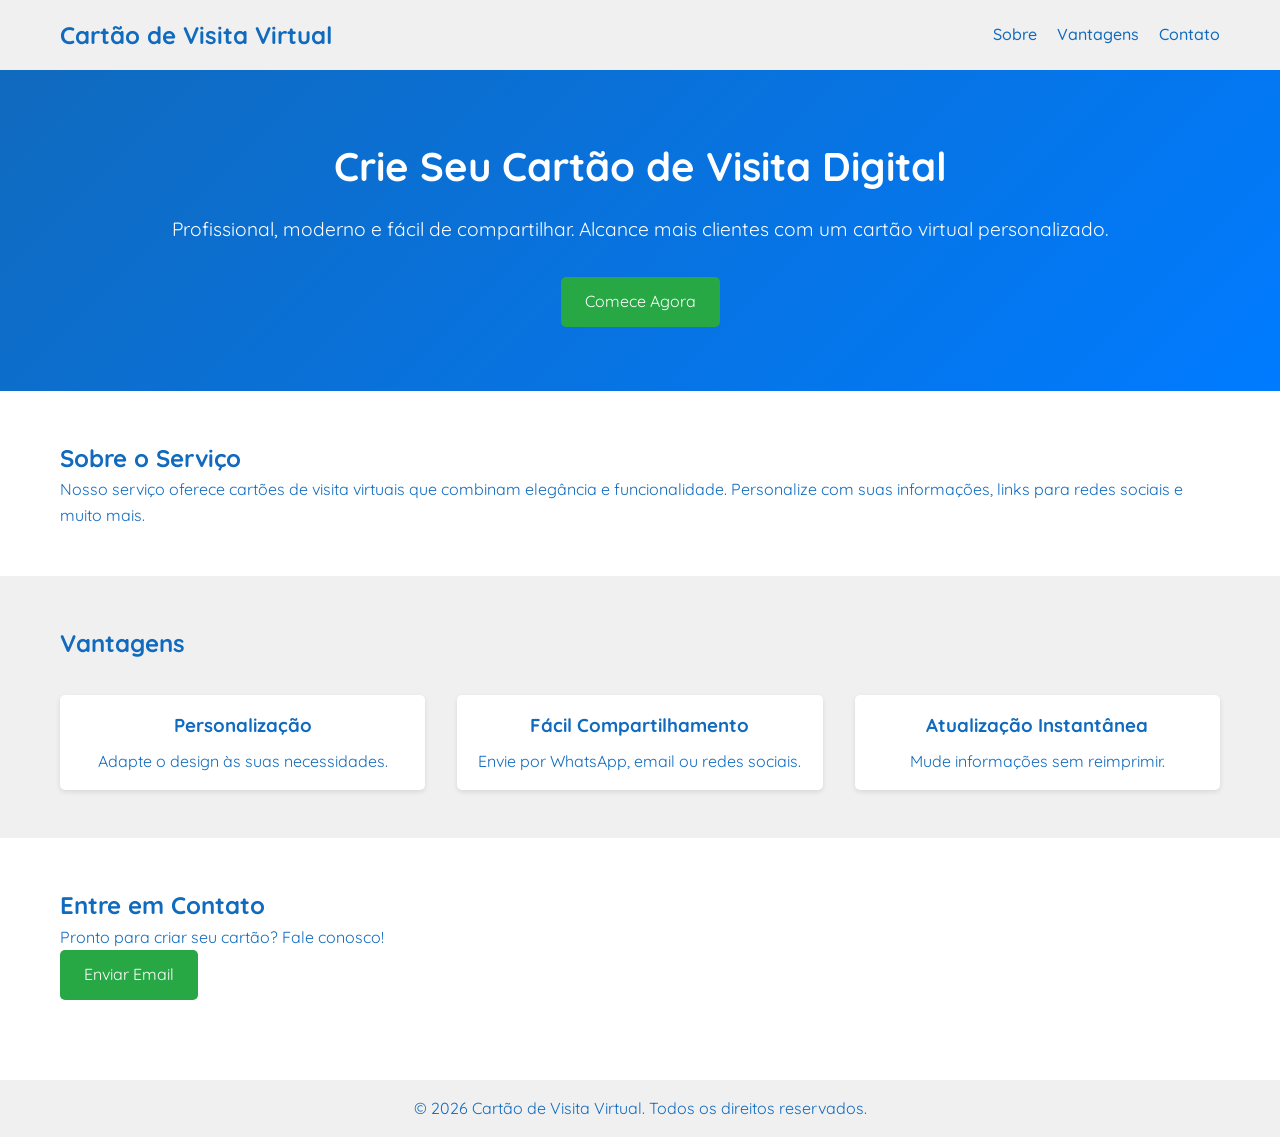
<file: index.html>
<!DOCTYPE html>
<html lang="pt-BR">
<head>
    <meta charset="UTF-8">
    <meta name="viewport" content="width=device-width, initial-scale=1.0">
    <title>Cartão de Visita Virtual - Serviço Profissional</title>
    <link rel="stylesheet" href="style.css">
    <link rel="shortcut icon" href="./id-card.png" type="image/x-icon">
</head>
<body>
    <header>
        <div class="container">
            <h1>Cartão de Visita Virtual</h1>
            <nav>
                <a href="#sobre">Sobre</a>
                <a href="#vantagens">Vantagens</a>
                <a href="#contato">Contato</a>
            </nav>
        </div>
    </header>

    <section id="hero" class="hero">
        <div class="container">
            <h2>Crie Seu Cartão de Visita Digital</h2>
            <p>Profissional, moderno e fácil de compartilhar. Alcance mais clientes com um cartão virtual personalizado.</p>
            <a href="#contato" class="btn">Comece Agora</a>
        </div>
    </section>

    <section id="sobre" class="sobre">
        <div class="container">
            <h2>Sobre o Serviço</h2>
            <p>Nosso serviço oferece cartões de visita virtuais que combinam elegância e funcionalidade. Personalize com suas informações, links para redes sociais e muito mais.</p>
        </div>
    </section>

    <section id="vantagens" class="vantagens">
        <div class="container">
            <h2>Vantagens</h2>
            <div class="grid">
                <div class="item">
                    <h3>Personalização</h3>
                    <p>Adapte o design às suas necessidades.</p>
                </div>
                <div class="item">
                    <h3>Fácil Compartilhamento</h3>
                    <p>Envie por WhatsApp, email ou redes sociais.</p>
                </div>
                <div class="item">
                    <h3>Atualização Instantânea</h3>
                    <p>Mude informações sem reimprimir.</p>
                </div>
            </div>
        </div>
    </section>



    <section id="contato" class="contato">
        <div class="container">
            <h2>Entre em Contato</h2>
            <p>Pronto para criar seu cartão? Fale conosco!</p>
            <a href="mailto:contato@cartao-virtual.com" class="btn">Enviar Email</a>
        </div>
    </section>

    <footer>
        <div class="container">
            <p>&copy; 2026 Cartão de Visita Virtual. Todos os direitos reservados.</p>
        </div>
    </footer>
</body>
</html>
</file>
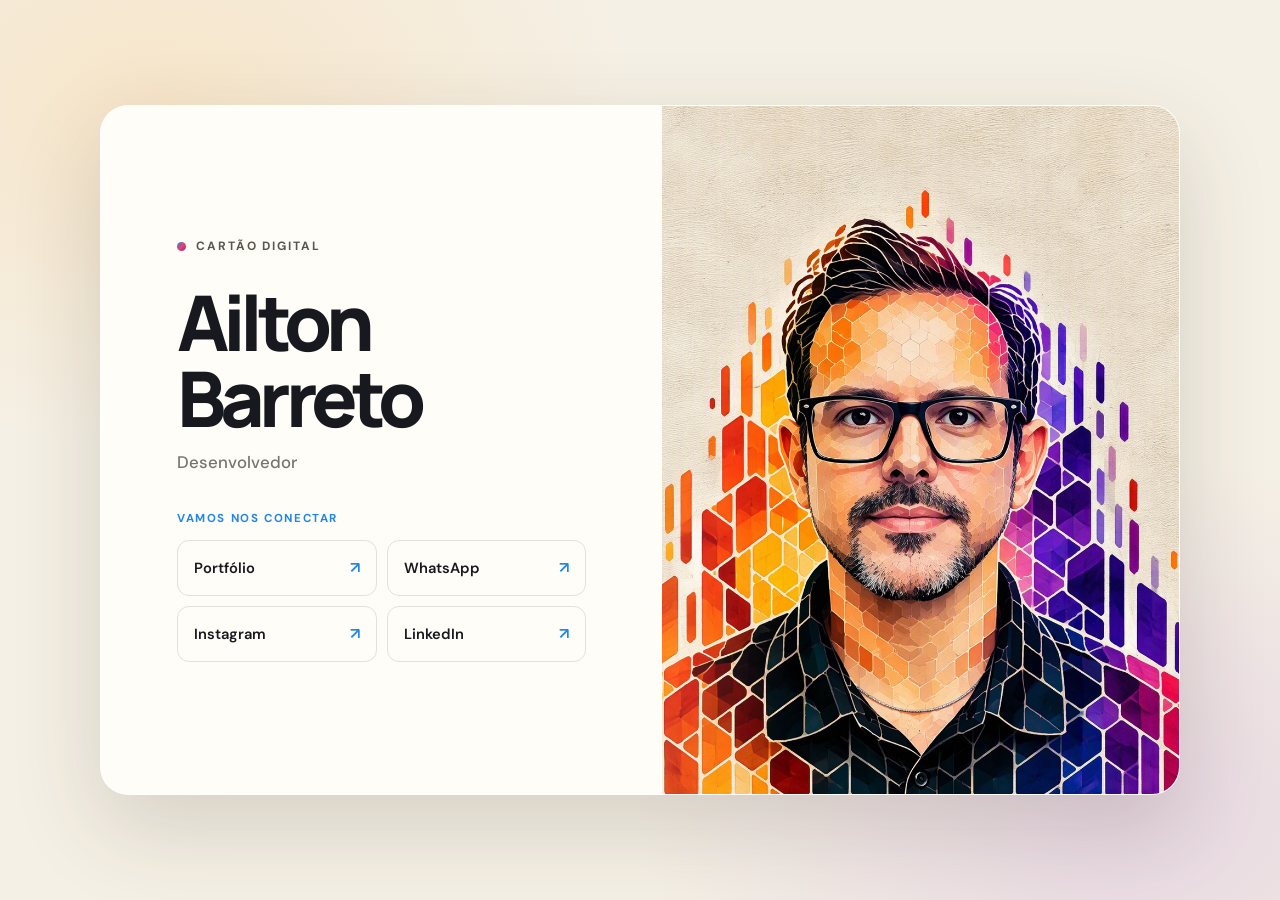
<file: ailton-barreto/index.html>
<!DOCTYPE html>
<html lang="pt-BR">

<head>
    <meta charset="UTF-8">
    <meta name="viewport" content="width=device-width, initial-scale=1.0">
    <link rel="stylesheet" href="style.css">
    <link rel="shortcut icon" href="./img/id-card.png" type="image/x-icon">
    <title>Cartão de Visita</title>
</head>

<body>
    <main class="container">
        <section class="right_side" aria-labelledby="card-title">
            <div class="profile-content">
                <h2 class="card-title" id="card-title">Cartão digital</h2>

                <div class="avatar">
                    <h1>Ailton Barreto</h1>
                    <p class="role">Desenvolvedor</p>
                </div>

                <p class="contact-heading">Vamos nos conectar</p>
                <nav class="contact-links" aria-label="Links de contato e redes profissionais">
                    <a href="https://ailtonbarreto.com.br" target="_blank" rel="noopener noreferrer">
                        Portfólio
                    </a>
                    <a href="https://wa.me/5516994632838" target="_blank" rel="noopener noreferrer">
                        WhatsApp
                    </a>
                    <a href="https://www.instagram.com/ailtonbarretodevasconcelos/" target="_blank" rel="noopener noreferrer">
                        Instagram
                    </a>
                    <a href="https://www.linkedin.com/in/ailtonbarreto/" target="_blank" rel="noopener noreferrer">
                        LinkedIn
                    </a>
                </nav>
            </div>

            <div class="portrait">
                <img src="./img/avatar.webp" alt="Retrato">
            </div>
        </section>
    </main>
</body>

</html>
</file>
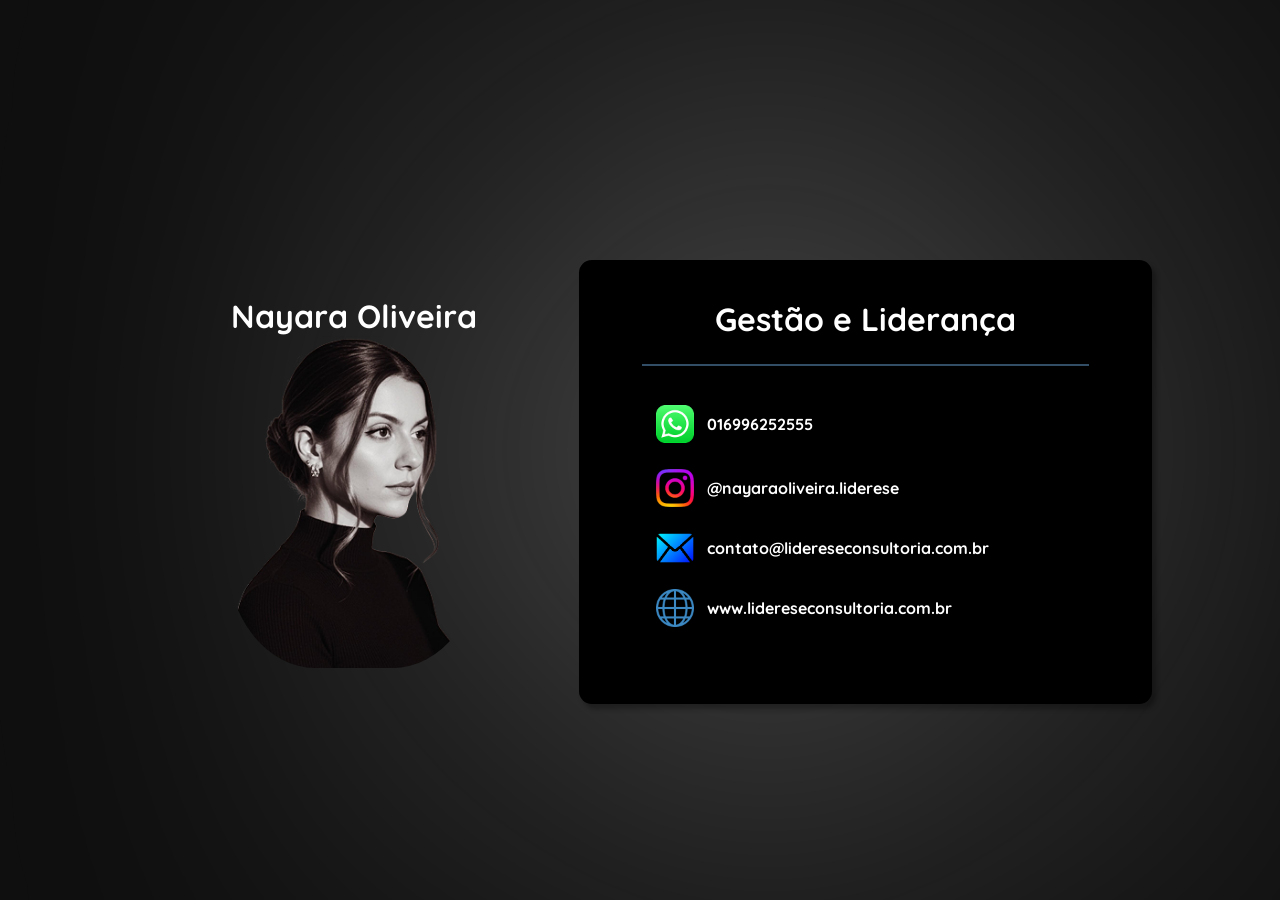
<file: nayara/index.html>
<!DOCTYPE html>
<html lang="pt-BR">

<head>
    <meta charset="UTF-8">
    <meta name="viewport" content="width=device-width, initial-scale=1.0">
    <link rel="stylesheet" href="style.css">
    <link rel="shortcut icon" href="./id-card.png" type="image/x-icon">
    <title>Cartão de Visita</title>
</head>

<body>

    <main>

        <div class="container">

            <div class="avatar">

                <h1 id="titulo">Nayara Oliveira</h1>

                <img src="./avatar.png">


            </div>


            <div class="circulo"></div>


            <div class="social">

                <div class="nome">

                    <h1>Gestão e Liderança</h1>

                    <hr>

                </div>


                <div class="contacts">




                    <div class="whats">

                        <a href="https://wa.me/5516996252555" target="_blank"><img src="./whatsapp.png" alt=""></a>

                        <a href="https://wa.me/5516996252555" target="_blank">016996252555</a>

                    </div>

                    <div class="email">

                        <a href="https://www.instagram.com/nayaraoliveira.liderese/" target="_blank"><img
                                src="./instagram.png" alt=""></a>

                        <a href="https://www.instagram.com/nayaraoliveira.liderese/"
                            target="_blank">@nayaraoliveira.liderese</a>

                    </div>


                    <div class="email">

                        <a href="mailto:fiscal@gecomerce.com.br" target="_blank"><img src="./e-mail.png" alt=""></a>

                        <a href="mailto: contato@lidereseconsultoria.com.br"
                            target="_blank">contato@lidereseconsultoria.com.br</a>

                    </div>

                    <div class="email">

                        <a href="https://www.lidereseconsultoria.com.br/" target="_blank"><img src="./website.png"
                                alt=""></a>

                        <a href="https://www.lidereseconsultoria.com.br/" target="_blank">www.lidereseconsultoria.com.br</a>

                    </div>


                </div>


            </div>

        </div>


    </main>


</body>

</html>
</file>
<file: style.css>
@import url('https://fonts.googleapis.com/css2?family=Quicksand:wght@300..700&display=swap');

:root {
    --bg: #ffffff;
    --text-color: #106abe;
    --container-color: #f0f0f0;
    --accent: #28a745;
    --shadow: rgba(0, 0, 0, 0.1);
}

* {
    margin: 0;
    padding: 0;
    box-sizing: border-box;
}

body {
    font-family: 'Quicksand', sans-serif;
    color: var(--text-color);
    line-height: 1.6;
}

.container {
    max-width: 1200px;
    margin: 0 auto;
    padding: 0 20px;
}

header {
    background-color: var(--container-color);
    padding: 1rem 0;
    box-shadow: 0 2px 5px var(--shadow);
}

header .container {
    display: flex;
    justify-content: space-between;
    align-items: center;
}

header h1 {
    font-size: 1.5rem;
}

nav a {
    margin-left: 1rem;
    color: var(--text-color);
    text-decoration: none;
    font-weight: 500;
}

nav a:hover {
    color: var(--accent);
}

.hero {
    background: linear-gradient(135deg, var(--text-color), #007bff);
    color: white;
    padding: 4rem 0;
    text-align: center;
}

.hero h2 {
    font-size: 2.5rem;
    margin-bottom: 1rem;
}

.hero p {
    font-size: 1.2rem;
    margin-bottom: 2rem;
}

.btn {
    display: inline-block;
    background-color: var(--accent);
    color: white;
    padding: 0.75rem 1.5rem;
    text-decoration: none;
    border-radius: 5px;
    transition: background-color 0.3s;
}

.btn:hover {
    background-color: #218838;
}

section {
    padding: 3rem 0;
}

.sobre, .vantagens, .exemplos, .contato {
    background-color: var(--bg);
}

.vantagens {
    background-color: var(--container-color);
}

.grid {
    display: grid;
    grid-template-columns: repeat(auto-fit, minmax(250px, 1fr));
    gap: 2rem;
    margin-top: 2rem;
}

.item {
    text-align: center;
    padding: 1rem;
    background: white;
    border-radius: 5px;
    box-shadow: 0 2px 5px var(--shadow);
}

.item h3 {
    margin-bottom: 0.5rem;
    color: var(--text-color);
}

footer {
    background-color: var(--container-color);
    text-align: center;
    padding: 1rem 0;
    margin-top: 2rem;
}

@media (max-width: 768px) {
    header .container {
        flex-direction: column;
    }

    nav {
        margin-top: 1rem;
    }

    nav a {
        margin: 0 0.5rem;
    }

    .hero h2 {
        font-size: 2rem;
    }

    .grid {
        grid-template-columns: 1fr;
    }
}
</file>
<file: ailton-barreto/style.css>
@import url('https://fonts.googleapis.com/css2?family=DM+Sans:wght@400;500;600;700&family=Manrope:wght@400;500;600;700;800&display=swap');

:root {
    color-scheme: light;
    --ink: #17191f;
    --muted: #77736f;
    --paper: #f5f0e5;
    --accent: #2086EB;
    --line: rgba(23, 25, 31, 0.12);
}

* {
    box-sizing: border-box;
    margin: 0;
    padding: 0;
}

body {
    min-height: 100vh;
    display: grid;
    place-items: center;
    padding: clamp(18px, 5vw, 64px);
    background:
        radial-gradient(ellipse at 12% 12%, rgba(255, 186, 90, 0.2), transparent 30%),
        radial-gradient(ellipse at 88% 90%, rgba(150, 69, 205, 0.15), transparent 31%),
        var(--paper);
    color: var(--ink);
    font-family: "DM Sans", sans-serif;
}

.container {
    width: min(100%, 1080px);
}

.right_side {
    min-height: min(690px, calc(100vh - 64px));
    display: grid;
    grid-template-columns: 1fr 0.92fr;
    overflow: hidden;
    background: #fffdf8;
    border: 1px solid rgba(255, 255, 255, 0.8);
    border-radius: 28px;
    box-shadow: 0 32px 90px rgba(49, 37, 25, 0.16);
}

.profile-content {
    display: flex;
    flex-direction: column;
    align-items: flex-start;
    justify-content: center;
    padding: clamp(34px, 6vw, 76px);
}

.card-title {
    display: inline-flex;
    align-items: center;
    gap: 10px;
    margin-bottom: 30px;
    color: #5c554e;
    font-size: 0.75rem;
    font-weight: 700;
    letter-spacing: 0.16em;
    text-transform: uppercase;
}

.card-title::before {
    width: 9px;
    height: 9px;
    border-radius: 50%;
    background: linear-gradient(135deg, #2086EB, #ef3d62 55%, #7228c4);
    content: "";
}

.avatar {
    margin-bottom: 38px;
}

.avatar h1 {
    font-family: "Manrope", sans-serif;
    font-size: clamp(2.8rem, 6vw, 5rem);
    font-weight: 800;
    letter-spacing: -0.075em;
    line-height: 0.98;
}

.role {
    margin-top: 16px;
    color: var(--muted);
    font-size: 1.05rem;
    font-weight: 500;
}

.contact-heading {
    margin-bottom: 14px;
    color: #2086EB;
    font-size: 0.72rem;
    font-weight: 700;
    letter-spacing: 0.14em;
    text-transform: uppercase;
}

.contact-links {
    width: 100%;
    display: grid;
    grid-template-columns: repeat(2, minmax(0, 1fr));
    gap: 10px;
}

.contact-links a {
    min-height: 56px;
    display: flex;
    align-items: center;
    justify-content: space-between;
    gap: 10px;
    padding: 0 16px;
    border: 1px solid var(--line);
    border-radius: 12px;
    color: var(--ink);
    font-size: 0.92rem;
    font-weight: 600;
    text-decoration: none;
    transition: transform 160ms ease, border-color 160ms ease, background-color 160ms ease;
}

.contact-links a::after {
    color: #2086EB;
    content: "↗";
    font-size: 1rem;
    transition: color 160ms ease;
}

.contact-links a:hover {
    transform: translateY(-2px);
    border-color: #2086EB;
    background: #fff8f1;
}

.contact-links a:hover::after {
    color: var(--accent);
}

.contact-links a:focus-visible {
    outline: 3px solid #2086EB;
    outline-offset: 3px;
}

.portrait {
    position: relative;
    min-height: 100%;
    overflow: hidden;
}

.portrait::after {
    position: absolute;
    inset: 0;
    background: linear-gradient(90deg, rgba(255, 253, 248, 0.12), transparent 24%);
    content: "";
    pointer-events: none;
}

.portrait img {
    width: 100%;
    height: 100%;
    position: absolute;
    inset: 0;
    object-fit: cover;
    object-position: center;
}

@media (max-width: 700px) {
    body {
        padding: 0;
    }

    .right_side {
        min-height: 100svh;
        grid-template-columns: 1fr;
        border-radius: 0;
    }

    .portrait {
        min-height: 0;
        height: clamp(300px, 115vw, 450px);
        grid-row: 1;
    }

    .portrait img {
        object-position: center 80%;
    }

    .portrait::after {
        background: linear-gradient(0deg, rgba(255, 253, 248, 0.16), transparent 35%);
    }

    .profile-content {
        padding: clamp(28px, 8vw, 44px);
        justify-content: start;
    }

    .card-title {
        margin-bottom: 22px;
    }

    .avatar {
        margin-bottom: 30px;
    }
}

@media (max-width: 380px) {
    .contact-links {
        grid-template-columns: 1fr;
    }
}

@media (prefers-reduced-motion: reduce) {
    *,
    *::before,
    *::after {
        scroll-behavior: auto !important;
        transition-duration: 0.01ms !important;
    }
}
</file>
<file: nayara/style.css>
@import url('https://fonts.googleapis.com/css2?family=Quicksand:wght@300..700&display=swap');


:root {
    
    --bg: #0f0f0f;
    --text-color: #fff;
    --sphere-color: #fcfcfc;
    --container-color: #000;
}


* {
    margin: 0;
    padding: 0;
    border: 0;
    box-sizing: border-box;
    /* color: var(--text-color); */
    text-decoration: none;
}



body {
    display: flex;
    flex-direction: column;
    text-align: center;
    background-color: var(--bg);
    font-family: 'quicksand', sans-serif;
    padding-bottom: 4vw;
}

#titulo {
    position: absolute;
    top: 2%;
}

.avatar {
    display: flex;
    align-items: center;
    flex-direction: column;
    justify-content: start;
    margin-top: 7vh;
}

.avatar img {
    width: 90%;
}

.container {
    display: flex;
    flex-direction: column;
    justify-content: center;
    align-items: center;
    padding-top: 5vw;
}

.social {
    background-color: var(--container-color);
    width: 90vw;
    display: flex;
    text-align: left;
    padding-bottom: 2vw;
    justify-content: space-between;
    flex-direction: column;
    align-items: center;
    border-radius: 2vw;
    box-shadow: 4px 5px 5px rgba(0, 0, 0, 0.3);
    z-index: 100;
}

#titulo{
    color: var(--text-color);
}

.nome {
    display: flex;
    margin-top: 3vw;
    flex-direction: column;
    text-align: center;
    gap: 2vw;
    color: var(--text-color);
}

hr {
    border: 1px solid #314E66;
    width: 70vw;
}


.circulo {
    position: fixed;
    top: 30vh;
    z-index: -100;
    width: 100vw;
    height: 110vw;
    border-radius: 50%;
    background-color: var(--sphere-color);
    filter: blur(190px);
}

a {
    font-weight: bold;
    color: var(--text-color);
}

.contacts {
    display: flex;
    flex-direction: column;
    text-align: left;
    justify-content: start;
    gap: 5vw;
    padding: 3vw;
    margin-top: 2vw;
    margin-left: 5%;
    height: 100%;
    width: 100%;
}

.whats,
.linkedin,
.instagram,
.email{
    display: flex;
    flex-direction: row;
    align-items: center;
    text-align: center;
    gap: 3vw;
    width: 90%;

    img{
        display: block;
    }
}

.whats img {
    width: 10vw;
}

.linkedin img {
    width: 10vw;
}

.instagram img {
    width: 10vw;
}

.email img {
    width: 10vw;
}

.website img {
    width: 10vw;
}



/* -------------------------------------------- */

@media (min-width: 1024px), screen and (orientation: landscape) {

    body {
        display: flex;
        justify-content: center;
        align-items: center;
        height: 100vh;
        padding-bottom: 0;
    }

    #titulo {
        position: relative;
        top: 1%;
    }

    .container {
        display: flex;
        flex-direction: row;
        align-items: center;
        justify-content: space-between;
        width: 80vw;
        max-width: 1200px;
    }

    .avatar {
        text-align: center;
        margin-top: 0;
        width: 50%;
    }

    .avatar img {
        width: 20vw;
        border-radius: 35%;
        z-index: 10;
    }

    .nome{
        width: 90%;
        margin-top: 0;

        hr{
            width: 100%;
        }
    }



    .social {
        width: 50vw;
        max-width: 600px;
        padding: 3vw;
        display: flex;
        flex-direction: column;
        align-items: center;
        border-radius: 1vw;
    }

    .contacts {
        width: 100%;
        display: flex;
        flex-direction: row;
        flex-wrap: wrap;
        margin-left: 0;
        justify-content: space-between;
        gap: 2vw;
        margin-top: 0;
    }

    .whats,
    .linkedin,
    .instagram,
    .email{
        display: flex;
        align-items: center;
        gap: 1vw;
        width: 100%;
    }

    .whats img,
    .linkedin img,
    .instagram img,
    .email img {
        width: 3vw;
        max-width: 4vw;
    }

    .circulo {
        position: fixed;
        top: 50%;
        left: 60vw;
        width: 30vw;
        height: 30vw;
        border-radius: 50%;
        background-color: var(--sphere-color);
        filter: blur(240px);
        transform: translate(-50%, -50%);
        z-index: -100;
    }


}
</file>
